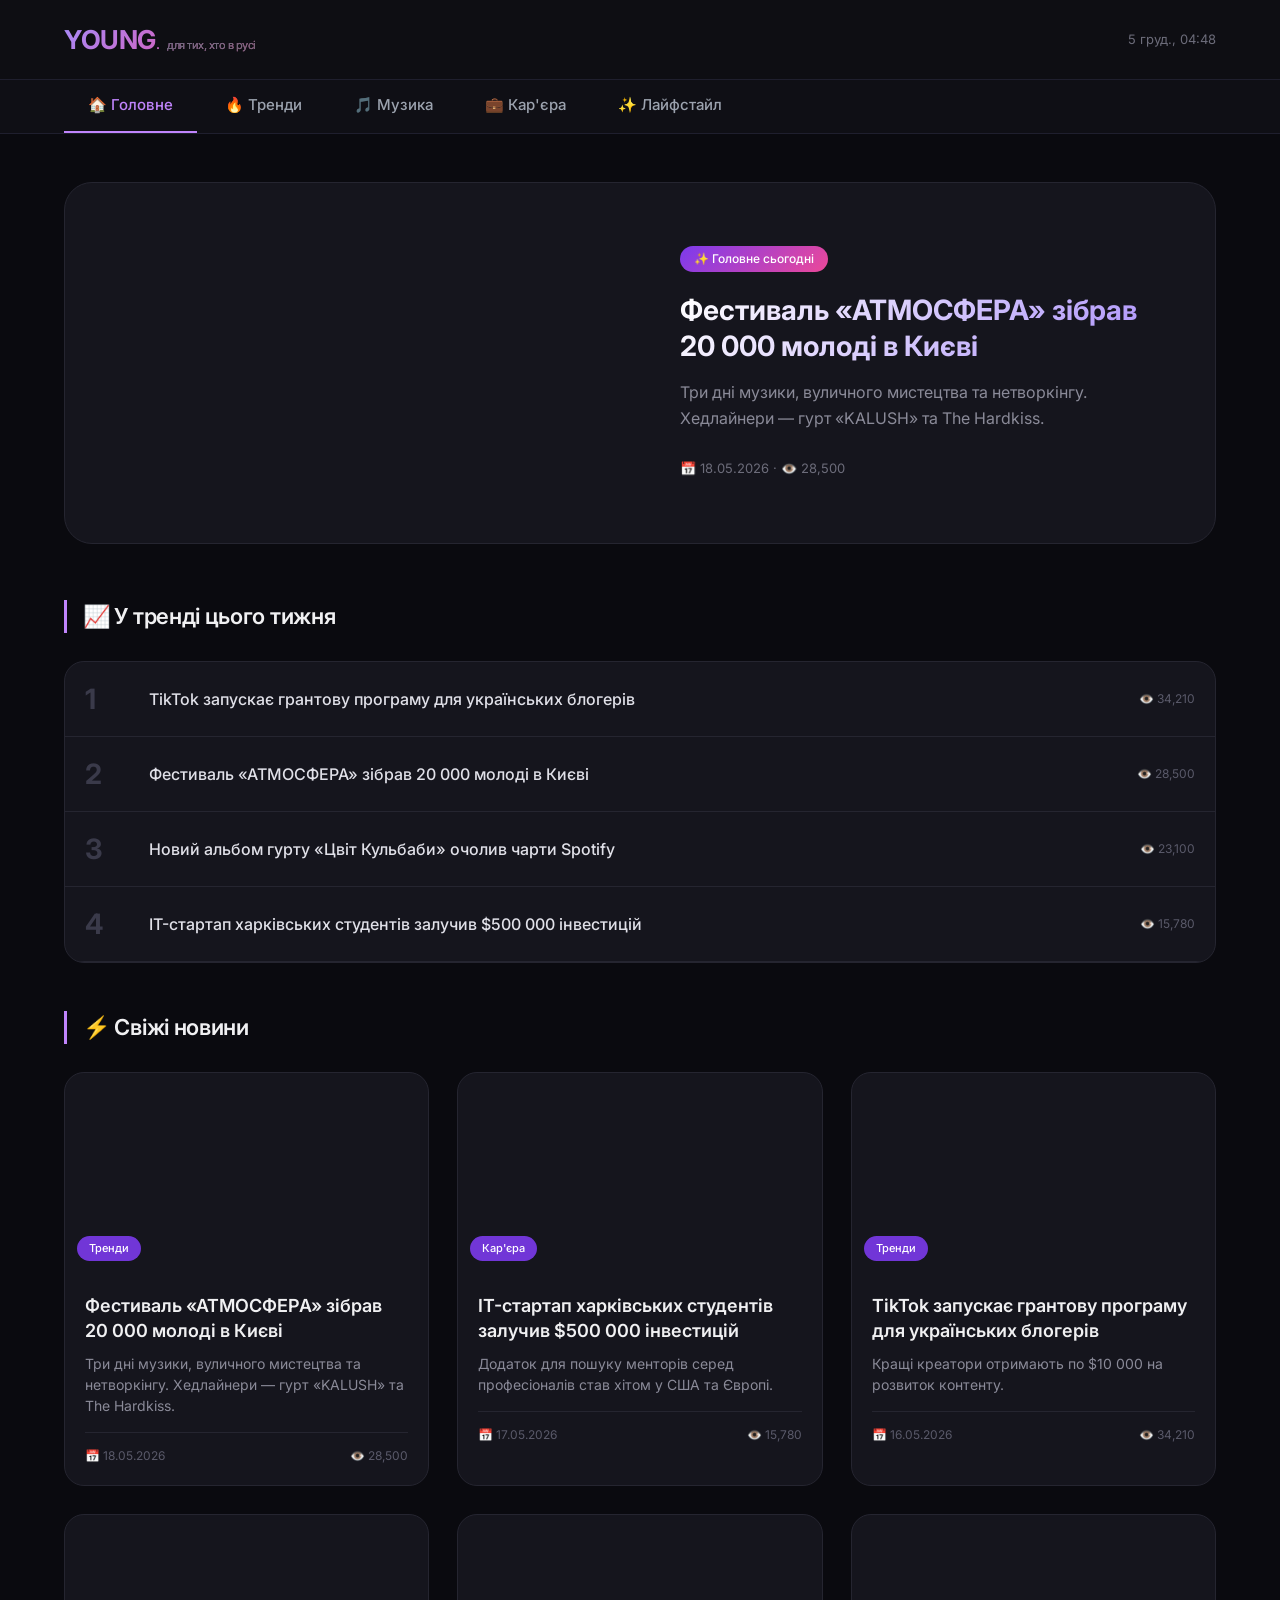
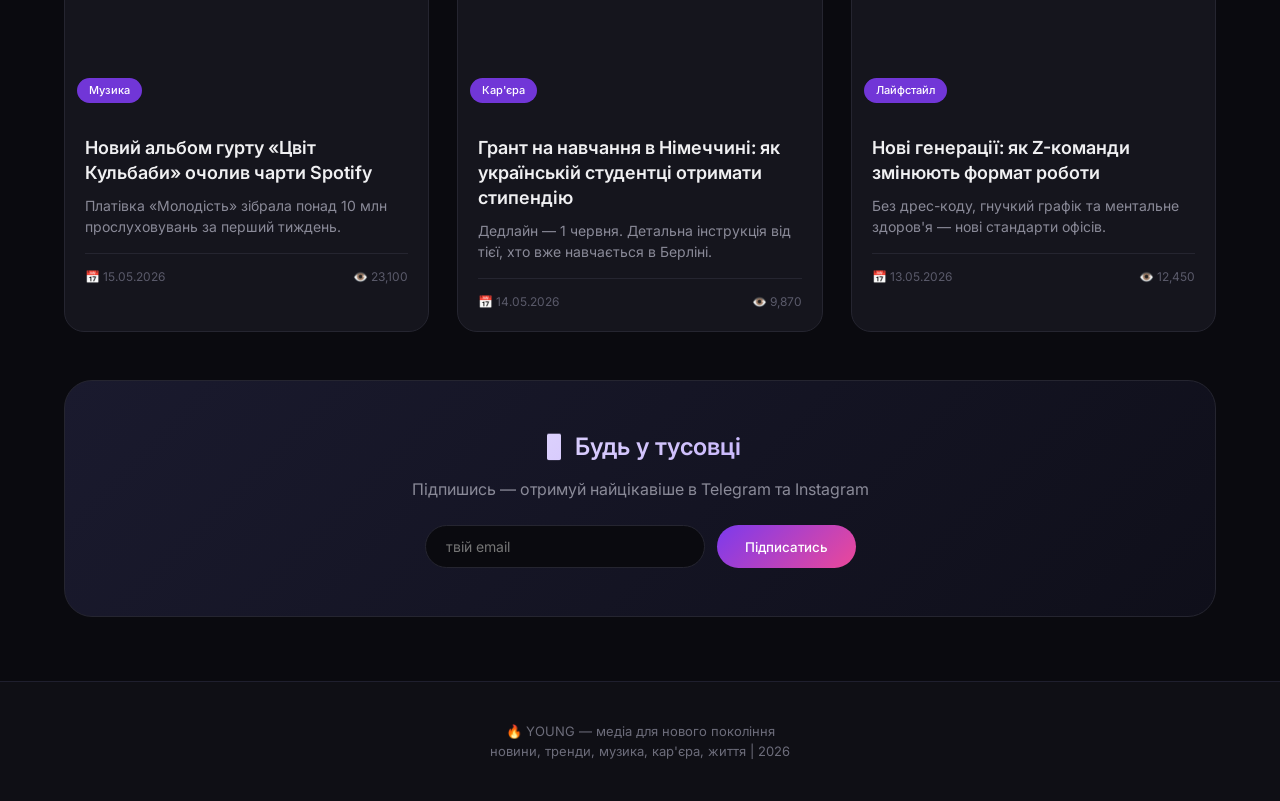
<file: index.html>
<!DOCTYPE html>
<html lang="uk">
<head>
    <meta charset="UTF-8">
    <meta name="viewport" content="width=device-width, initial-scale=1.0">
    <title>YOUNG — молодіжні новини України</title>
    <link rel="stylesheet" href="style.css">
    <link href="https://fonts.googleapis.com/css2?family=Inter:opsz,wght@14..32,300;400;500;600;700;800&display=swap" rel="stylesheet">
</head>
<body>

<div class="header">
    <div class="header-content">
        <div class="logo" onclick="location.href='index.html'">YOUNG<span style="font-size:12px;">.</span><small>для тих, хто в русі</small></div>
        <div class="date-time" id="currentDateTime"></div>
    </div>
</div>

<div class="tabs">
    <div class="tabs-container">
        <a href="index.html" class="tab-btn active">🏠 Головне</a>
        <a href="trends.html" class="tab-btn">🔥 Тренди</a>
        <a href="music.html" class="tab-btn">🎵 Музика</a>
        <a href="career.html" class="tab-btn">💼 Кар'єра</a>
        <a href="lifestyle.html" class="tab-btn">✨ Лайфстайл</a>
    </div>
</div>

<div class="main-content">
    <div class="featured-news" id="featuredNews"></div>

    <div class="section-title">📈 У тренді цього тижня</div>
    <div class="trending-list" id="trendingList"></div>

    <div class="section-title">⚡ Свіжі новини</div>
    <div class="news-grid" id="latestNews"></div>

    <div class="subscribe">
        <h3>📱 Будь у тусовці</h3>
        <p>Підпишись — отримуй найцікавіше в Telegram та Instagram</p>
        <div class="subscribe-form">
            <input type="email" id="subEmail" placeholder="твій email">
            <button onclick="subscribeNews()">Підписатись</button>
        </div>
    </div>
</div>

<div class="footer">
    <p>🔥 YOUNG — медіа для нового покоління</p>
    <p>новини, тренди, музика, кар'єра, життя | 2026</p>
</div>

<div class="scroll-top" id="scrollTop" onclick="window.scrollTo({top:0, behavior:'smooth'})">↑</div>

<div id="newsModal" class="modal" onclick="if(event.target===this) closeModal()">
    <div class="modal-content">
        <div class="modal-header"><h2 id="modalTitle"></h2><span class="close-modal" onclick="closeModal()">&times;</span></div>
        <div class="modal-body" id="modalBody"></div>
    </div>
</div>

<script>
    const allNews = [
        { id: 1, title: "Фестиваль «АТМОСФЕРА» зібрав 20 000 молоді в Києві", excerpt: "Три дні музики, вуличного мистецтва та нетворкінгу. Хедлайнери — гурт «KALUSH» та The Hardkiss.", content: "Молодіжний фестиваль став наймасштабнішою подією року. Понад 20 000 відвідувачів, 50 спікерів, 30 музичних гуртів. Організатори вже анонсували наступний фестиваль у Львові.", image: "https://picsum.photos/id/104/800/500", date: "2026-05-18", views: 28500, category: "Тренди" },
        { id: 2, title: "IT-стартап харківських студентів залучив $500 000 інвестицій", excerpt: "Додаток для пошуку менторів серед професіоналів став хітом у США та Європі.", content: "Стартап Mentory, створений трьома студентами ХНУРЕ, отримав інвестиції від фонду Horizon Capital. Вже зараз додатком користуються 150 000 людей у 12 країнах.", image: "https://picsum.photos/id/26/800/500", date: "2026-05-17", views: 15780, category: "Кар'єра" },
        { id: 3, title: "TikTok запускає грантову програму для українських блогерів", excerpt: "Кращі креатори отримають по $10 000 на розвиток контенту.", content: "Конкурс триватиме до кінця червня. Переможців обиратиме журі з топових блогерів України. Умови: вік від 16 років, активний акаунт, унікальний контент.", image: "https://picsum.photos/id/15/800/500", date: "2026-05-16", views: 34210, category: "Тренди" },
        { id: 4, title: "Новий альбом гурту «Цвіт Кульбаби» очолив чарти Spotify", excerpt: "Платівка «Молодість» зібрала понад 10 млн прослуховувань за перший тиждень.", content: "Третій студійний альбом гурту став проривом. Пісні «Танцюй» та «Вільні» вже два тижні тримаються в топ-5. У червні гурт вирушає у всеукраїнський тур.", image: "https://picsum.photos/id/90/800/500", date: "2026-05-15", views: 23100, category: "Музика" },
        { id: 5, title: "Грант на навчання в Німеччині: як українській студентці отримати стипендію", excerpt: "Дедлайн — 1 червня. Детальна інструкція від тієї, хто вже навчається в Берліні.", content: "DAAD пропонує 50 грантів для українських студентів. Витрати на проживання та навчання покриваються повністю. Головні критерії: академічні успіхи та володіння англійською.", image: "https://picsum.photos/id/42/800/500", date: "2026-05-14", views: 9870, category: "Кар'єра" },
        { id: 6, title: "Нові генерації: як Z-команди змінюють формат роботи", excerpt: "Без дрес-коду, гнучкий графік та ментальне здоров'я — нові стандарти офісів.", content: "Опитування серед 2000 українських компаній показало: 70% впроваджують політику work-life balance саме через запит молоді. Експерти пояснюють, чому це вигідно бізнесу.", image: "https://picsum.photos/id/29/800/500", date: "2026-05-13", views: 12450, category: "Лайфстайл" }
    ];

    const latestNews = [...allNews].sort((a,b) => new Date(b.date) - new Date(a.date)).slice(0, 6);
    const trendingNews = [...allNews].sort((a,b) => b.views - a.views).slice(0, 4);
    const featured = [...allNews].sort((a,b) => new Date(b.date) - new Date(a.date))[0];

    function formatDate(dateStr) { const d = new Date(dateStr); return `${d.getDate().toString().padStart(2,'0')}.${(d.getMonth()+1).toString().padStart(2,'0')}.${d.getFullYear()}`; }
    function openNews(news) { 
        document.getElementById('modalTitle').innerHTML = news.title;
        document.getElementById('modalBody').innerHTML = `<img src="${news.image}"><div class="modal-meta"><span>📅 ${formatDate(news.date)}</span><span>👁️ ${news.views.toLocaleString()}</span><span>📌 ${news.category}</span></div><p style="line-height:1.6; color:#b0b0c0;">${news.content}</p>`;
        document.getElementById('newsModal').style.display = 'flex';
    }
    function closeModal() { document.getElementById('newsModal').style.display = 'none'; }
    function subscribeNews() { const email = document.getElementById('subEmail').value; if(email) alert(`🔥 Дякуємо! На ${email} надіслано підтвердження.`); else alert('Введи email!'); }
    function renderFeatured() {
        document.getElementById('featuredNews').innerHTML = `<div class="featured-image" style="background-image: url('${featured.image}')"></div><div class="featured-content"><div class="featured-badge">✨ Головне сьогодні</div><div class="featured-title">${featured.title}</div><div class="featured-excerpt">${featured.excerpt}</div><div><span style="color:#6c6c7a; font-size:13px;">📅 ${formatDate(featured.date)} · 👁️ ${featured.views.toLocaleString()}</span></div></div>`;
        document.querySelector('.featured-news').onclick = () => openNews(featured);
    }
    function renderTrending() {
        document.getElementById('trendingList').innerHTML = trendingNews.map((n, i) => `<div class="trending-item" onclick="openNews(allNews.find(x=>x.id===${n.id}))"><div class="trending-number">${i+1}</div><div class="trending-title">${n.title}</div><div class="trending-views">👁️ ${n.views.toLocaleString()}</div></div>`).join('');
    }
    function renderLatest() {
        document.getElementById('latestNews').innerHTML = latestNews.map(n => `<div class="news-card" onclick="openNews(allNews.find(x=>x.id===${n.id}))"><div class="news-image" style="background-image: url('${n.image}')"><div class="news-category">${n.category}</div></div><div class="news-content"><div class="news-title">${n.title}</div><div class="news-excerpt">${n.excerpt}</div><div class="news-meta"><span>📅 ${formatDate(n.date)}</span><span>👁️ ${n.views.toLocaleString()}</span></div></div></div>`).join('');
    }
    function updateDateTime() { document.getElementById('currentDateTime').innerHTML = new Date().toLocaleString('uk-UA', { hour:'2-digit', minute:'2-digit', day:'numeric', month:'short' }); }
    setInterval(updateDateTime, 1000); updateDateTime();
    renderFeatured(); renderTrending(); renderLatest();
    window.addEventListener('scroll', () => { document.getElementById('scrollTop').classList.toggle('show', window.scrollY > 300); });
    window.openNews = openNews; window.closeModal = closeModal; window.subscribeNews = subscribeNews; window.allNews = allNews;
</script>
</body>
</html>
</file>
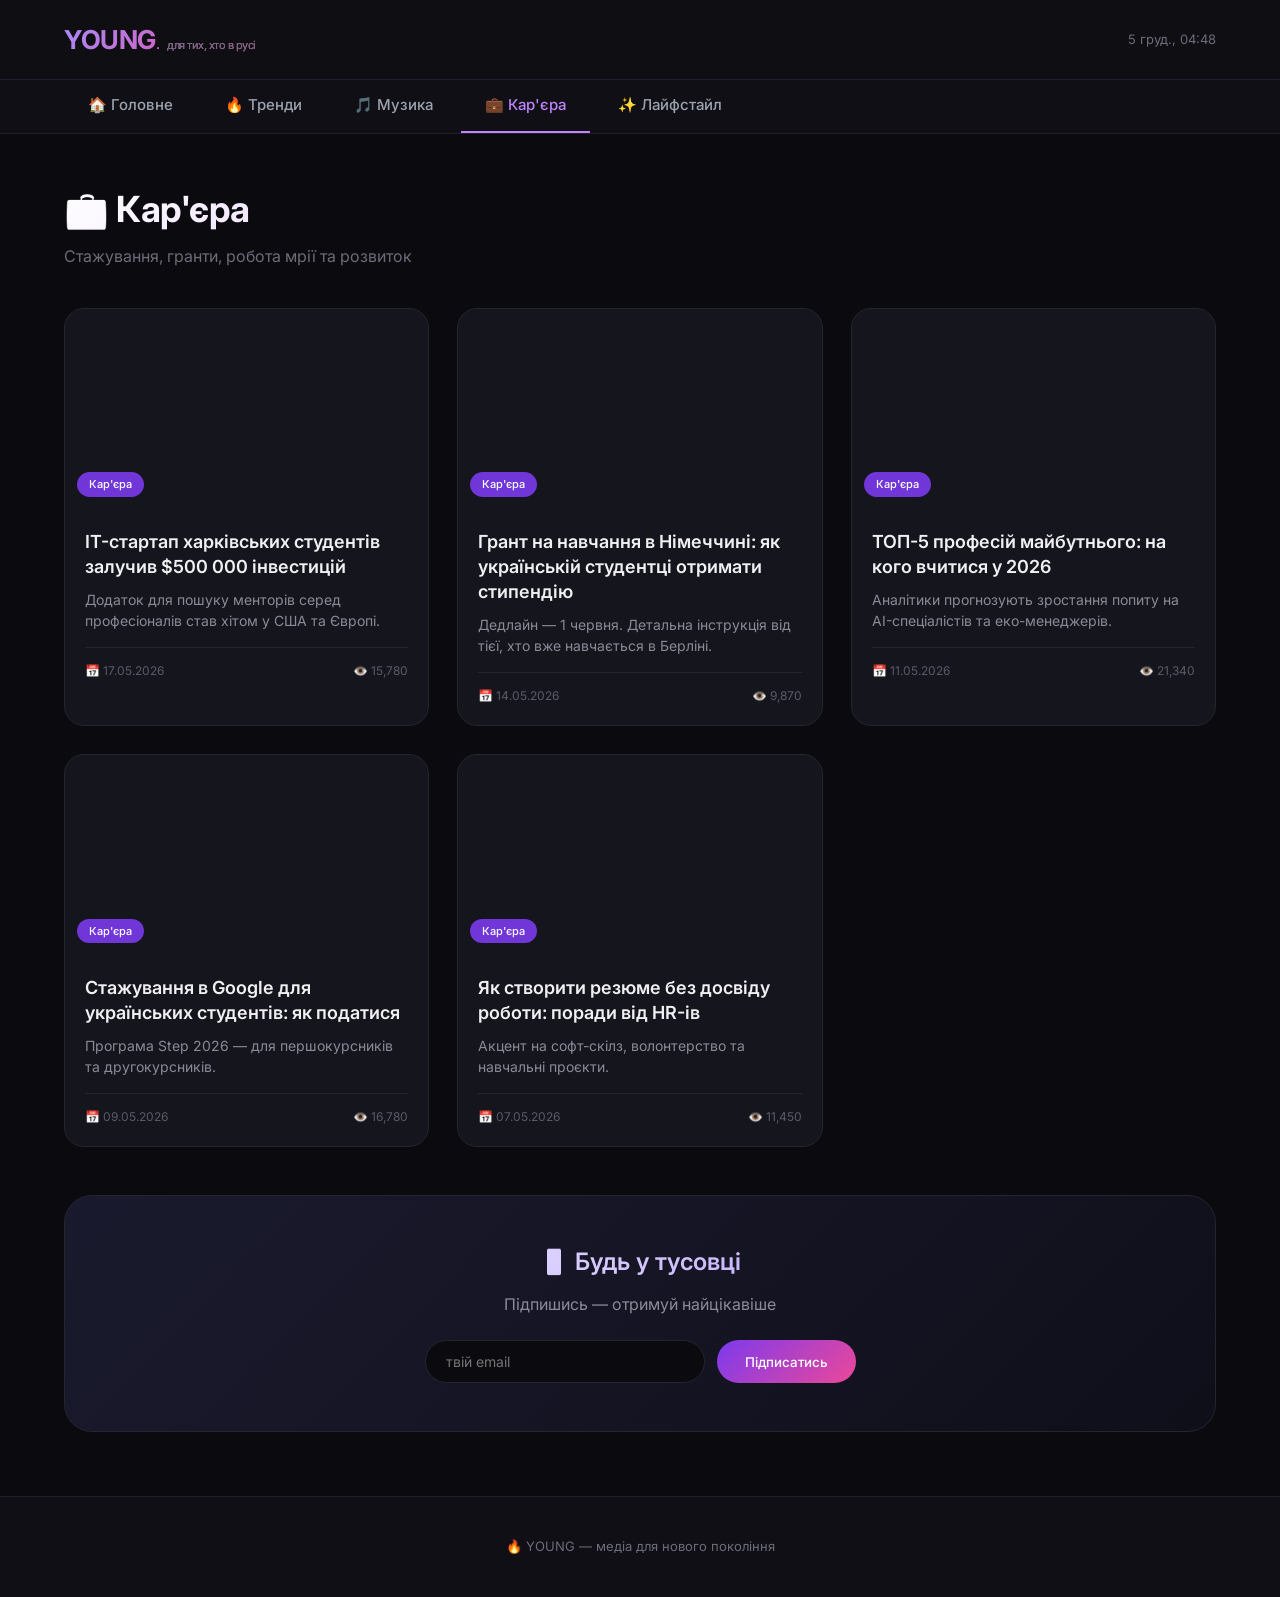
<file: career.html>
<!DOCTYPE html>
<html lang="uk">
<head>
    <meta charset="UTF-8">
    <meta name="viewport" content="width=device-width, initial-scale=1.0">
    <title>💼 Кар'єра | YOUNG</title>
    <link rel="stylesheet" href="style.css">
    <link href="https://fonts.googleapis.com/css2?family=Inter:opsz,wght@14..32,300;400;500;600;700;800&display=swap" rel="stylesheet">
</head>
<body>

<div class="header">
    <div class="header-content">
        <div class="logo" onclick="location.href='index.html'">YOUNG<span style="font-size:12px;">.</span><small>для тих, хто в русі</small></div>
        <div class="date-time" id="currentDateTime"></div>
    </div>
</div>

<div class="tabs">
    <div class="tabs-container">
        <a href="index.html" class="tab-btn">🏠 Головне</a>
        <a href="trends.html" class="tab-btn">🔥 Тренди</a>
        <a href="music.html" class="tab-btn">🎵 Музика</a>
        <a href="career.html" class="tab-btn active">💼 Кар'єра</a>
        <a href="lifestyle.html" class="tab-btn">✨ Лайфстайл</a>
    </div>
</div>

<div class="main-content">
    <div class="category-header">
        <h1>💼 Кар'єра</h1>
        <p>Стажування, гранти, робота мрії та розвиток</p>
    </div>
    <div class="news-grid" id="careerNews"></div>
    <div class="subscribe">
        <h3>📱 Будь у тусовці</h3>
        <p>Підпишись — отримуй найцікавіше</p>
        <div class="subscribe-form">
            <input type="email" id="subEmail" placeholder="твій email">
            <button onclick="subscribeNews()">Підписатись</button>
        </div>
    </div>
</div>

<div class="footer">
    <p>🔥 YOUNG — медіа для нового покоління</p>
</div>

<div class="scroll-top" id="scrollTop" onclick="window.scrollTo({top:0, behavior:'smooth'})">↑</div>

<div id="newsModal" class="modal" onclick="if(event.target===this) closeModal()">
    <div class="modal-content">
        <div class="modal-header"><h2 id="modalTitle"></h2><span class="close-modal" onclick="closeModal()">&times;</span></div>
        <div class="modal-body" id="modalBody"></div>
    </div>
</div>

<script>
    const careerNews = [
        { id: 1, title: "IT-стартап харківських студентів залучив $500 000 інвестицій", excerpt: "Додаток для пошуку менторів серед професіоналів став хітом у США та Європі.", content: "Стартап Mentory, створений трьома студентами ХНУРЕ, отримав інвестиції від фонду Horizon Capital. Вже зараз додатком користуються 150 000 людей у 12 країнах. Засновники планують відкрити офіс у Варшаві до кінця року та найняти ще 20 розробників. Вік засновників — 21, 22 та 23 роки.", image: "https://picsum.photos/id/26/800/500", date: "2026-05-17", views: 15780, category: "Кар'єра" },
        { id: 2, title: "Грант на навчання в Німеччині: як українській студентці отримати стипендію", excerpt: "Дедлайн — 1 червня. Детальна інструкція від тієї, хто вже навчається в Берліні.", content: "DAAD пропонує 50 грантів для українських студентів. Витрати на проживання та навчання покриваються повністю. Головні критерії: академічні успіхи (середній бал від 85), володіння англійською (B2) та мотиваційний лист. Дедлайн подачі заявок — 1 червня 2026 року. Онлайн-зустріч для охочих відбудеться 25 травня.", image: "https://picsum.photos/id/42/800/500", date: "2026-05-14", views: 9870, category: "Кар'єра" },
        { id: 3, title: "ТОП-5 професій майбутнього: на кого вчитися у 2026", excerpt: "Аналітики прогнозують зростання попиту на AI-спеціалістів та еко-менеджерів.", content: "За даними Work.ua та LinkedIn, найбільш затребуваними у 2026-2030 роках будуть: AI-інженери (з/п від 4000$), кіберпсихологи, еко-менеджери, фахівці з кібербезпеки та генетичні консультанти. Розповідаємо, де отримати ці спеціальності в Україні.", image: "https://picsum.photos/id/0/800/500", date: "2026-05-11", views: 21340, category: "Кар'єра" },
        { id: 4, title: "Стажування в Google для українських студентів: як податися", excerpt: "Програма Step 2026 — для першокурсників та другокурсників.", content: "Google оголосив набір на технічну стажувальну програму Step. Вимоги: базові знання Python або Java, англійська B1+, навчання на IT-спеціальності. Стажування оплачуване — 2500$ на місяць. Дедлайн — 30 червня. Детальна інструкція з прикладами CV — у нашому матеріалі.", image: "https://picsum.photos/id/90/800/500", date: "2026-05-09", views: 16780, category: "Кар'єра" },
        { id: 5, title: "Як створити резюме без досвіду роботи: поради від HR-ів", excerpt: "Акцент на софт-скілз, волонтерство та навчальні проєкти.", content: "HR-експертки радять зосередитись на навчальних досягненнях, курсах, волонтерстві та особистих проєктах. Шаблони резюме та приклади CV для новачків — у гайді. Також пояснюємо, як правильно заповнювати LinkedIn, щоб тебе помітили рекрутери.", image: "https://picsum.photos/id/22/800/500", date: "2026-05-07", views: 11450, category: "Кар'єра" }
    ];

    function formatDate(dateStr) { const d = new Date(dateStr); return `${d.getDate().toString().padStart(2,'0')}.${(d.getMonth()+1).toString().padStart(2,'0')}.${d.getFullYear()}`; }
    function openNews(news) { 
        document.getElementById('modalTitle').innerHTML = news.title;
        document.getElementById('modalBody').innerHTML = `<img src="${news.image}"><div class="modal-meta"><span>📅 ${formatDate(news.date)}</span><span>👁️ ${news.views.toLocaleString()}</span><span>📌 ${news.category}</span></div><p style="line-height:1.6; color:#b0b0c0;">${news.content}</p>`;
        document.getElementById('newsModal').style.display = 'flex';
    }
    function closeModal() { document.getElementById('newsModal').style.display = 'none'; }
    function subscribeNews() { const email = document.getElementById('subEmail').value; if(email) alert(`🔥 Дякуємо! На ${email} надіслано підтвердження.`); else alert('Введи email'); }
    function renderCareerNews() {
        document.getElementById('careerNews').innerHTML = careerNews.map(n => `<div class="news-card" onclick="openNews(careerNews.find(x=>x.id===${n.id}))"><div class="news-image" style="background-image: url('${n.image}')"><div class="news-category">${n.category}</div></div><div class="news-content"><div class="news-title">${n.title}</div><div class="news-excerpt">${n.excerpt}</div><div class="news-meta"><span>📅 ${formatDate(n.date)}</span><span>👁️ ${n.views.toLocaleString()}</span></div></div></div>`).join('');
    }
    function updateDateTime() { document.getElementById('currentDateTime').innerHTML = new Date().toLocaleString('uk-UA', { hour:'2-digit', minute:'2-digit', day:'numeric', month:'short' }); }
    setInterval(updateDateTime, 1000); updateDateTime();
    renderCareerNews();
    window.addEventListener('scroll', () => { document.getElementById('scrollTop').classList.toggle('show', window.scrollY > 300); });
    window.openNews = openNews; window.closeModal = closeModal; window.subscribeNews = subscribeNews;
</script>
</body>
</html>
</file>
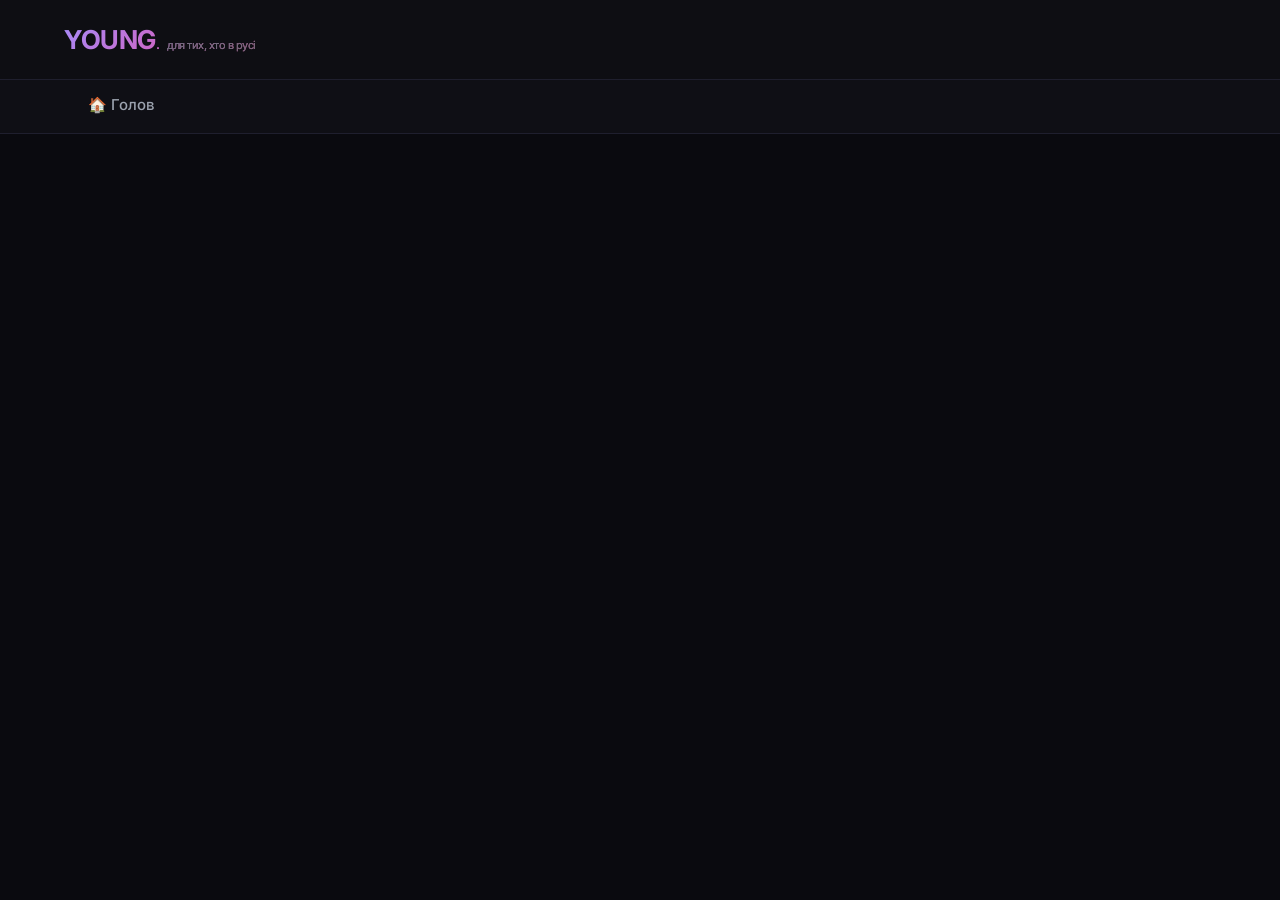
<file: music.html>
<!DOCTYPE html>
<html lang="uk">
<head>
    <meta charset="UTF-8">
    <meta name="viewport" content="width=device-width, initial-scale=1.0">
    <title>🎵 Музика | YOUNG</title>
    <link rel="stylesheet" href="style.css">
    <link href="https://fonts.googleapis.com/css2?family=Inter:opsz,wght@14..32,300;400;500;600;700;800&display=swap" rel="stylesheet">
</head>
<body>

<div class="header">
    <div class="header-content">
        <div class="logo" onclick="location.href='index.html'">YOUNG<span style="font-size:12px;">.</span><small>для тих, хто в русі</small></div>
        <div class="date-time" id="currentDateTime"></div>
    </div>
</div>

<div class="tabs">
    <div class="tabs-container">
        <a href="index.html" class="tab-btn">🏠 Голов
</file>
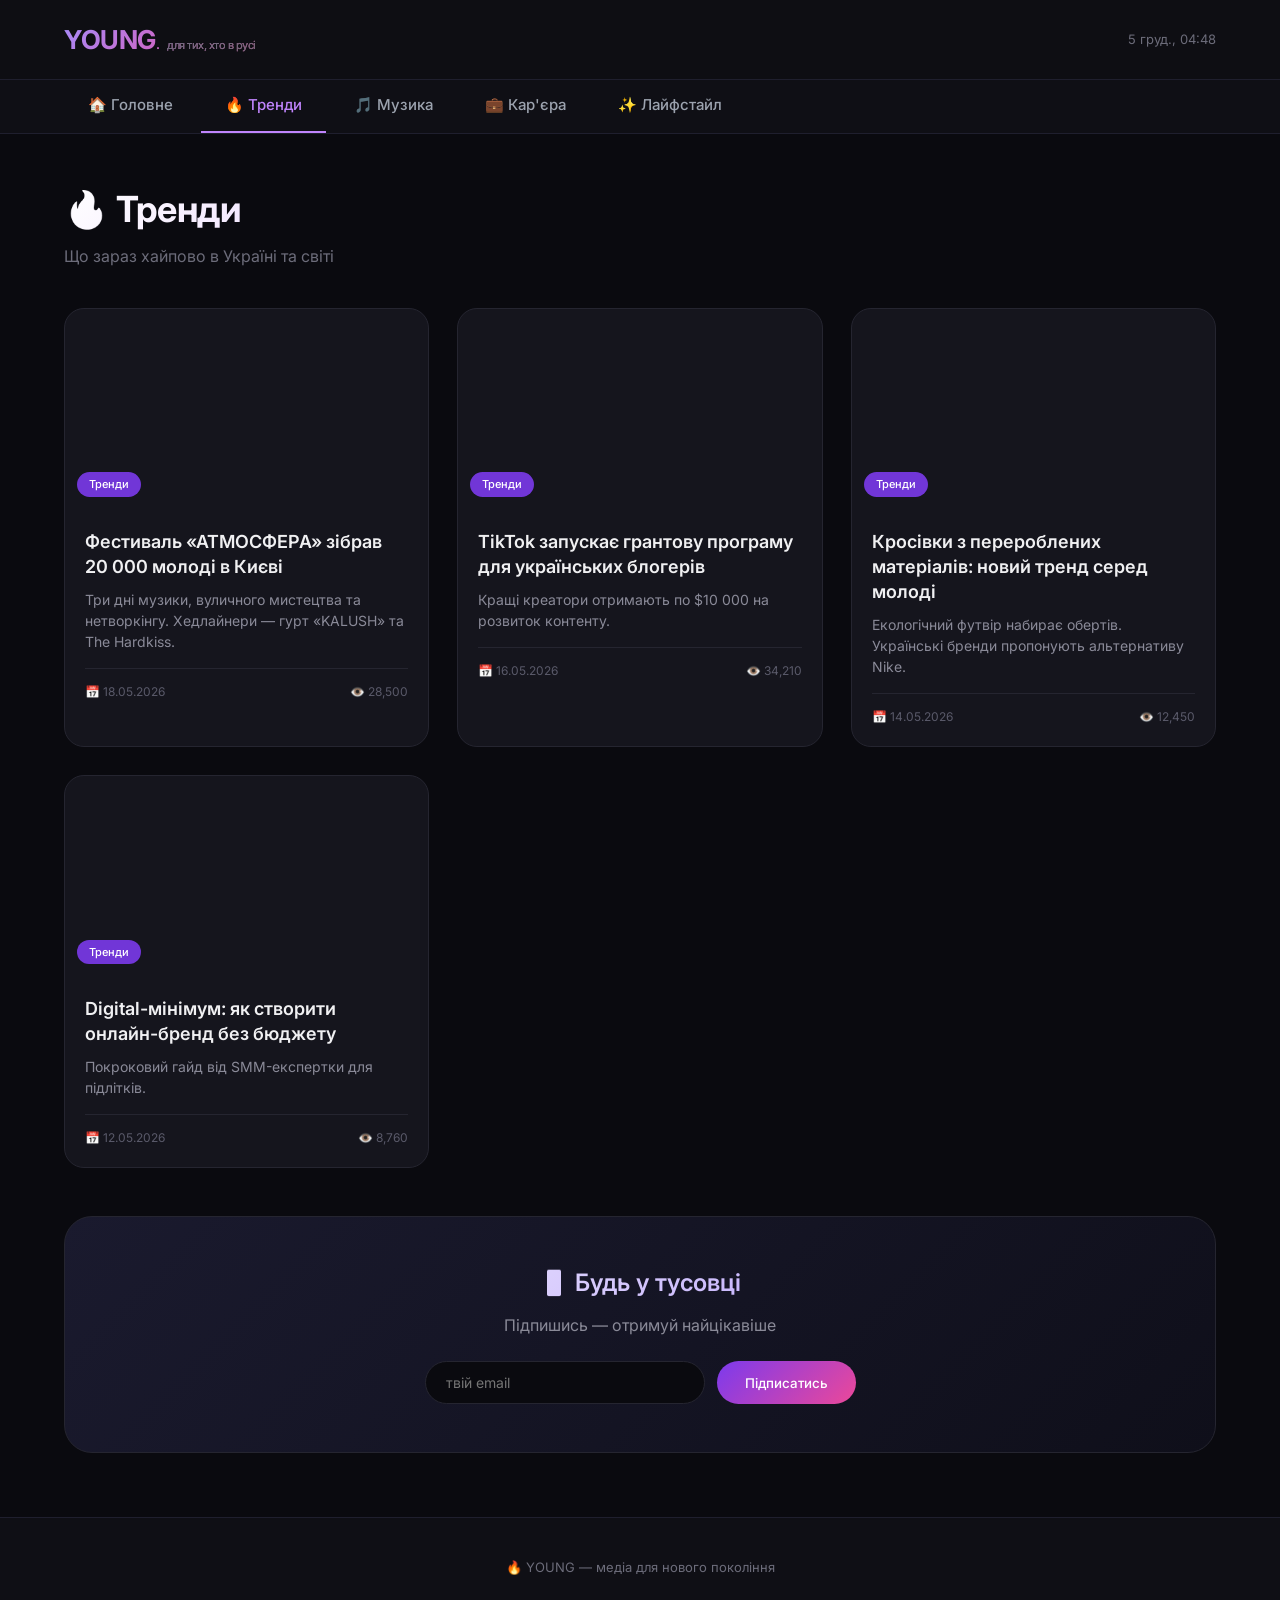
<file: trends.html>
<!DOCTYPE html>
<html lang="uk">
<head>
    <meta charset="UTF-8">
    <meta name="viewport" content="width=device-width, initial-scale=1.0">
    <title>🔥 Тренди | YOUNG</title>
    <link rel="stylesheet" href="style.css">
    <link href="https://fonts.googleapis.com/css2?family=Inter:opsz,wght@14..32,300;400;500;600;700;800&display=swap" rel="stylesheet">
</head>
<body>

<div class="header">
    <div class="header-content">
        <div class="logo" onclick="location.href='index.html'">YOUNG<span style="font-size:12px;">.</span><small>для тих, хто в русі</small></div>
        <div class="date-time" id="currentDateTime"></div>
    </div>
</div>

<div class="tabs">
    <div class="tabs-container">
        <a href="index.html" class="tab-btn">🏠 Головне</a>
        <a href="trends.html" class="tab-btn active">🔥 Тренди</a>
        <a href="music.html" class="tab-btn">🎵 Музика</a>
        <a href="career.html" class="tab-btn">💼 Кар'єра</a>
        <a href="lifestyle.html" class="tab-btn">✨ Лайфстайл</a>
    </div>
</div>

<div class="main-content">
    <div class="category-header">
        <h1>🔥 Тренди</h1>
        <p>Що зараз хайпово в Україні та світі</p>
    </div>
    <div class="news-grid" id="trendsNews"></div>
    <div class="subscribe">
        <h3>📱 Будь у тусовці</h3>
        <p>Підпишись — отримуй найцікавіше</p>
        <div class="subscribe-form">
            <input type="email" id="subEmail" placeholder="твій email">
            <button onclick="subscribeNews()">Підписатись</button>
        </div>
    </div>
</div>

<div class="footer">
    <p>🔥 YOUNG — медіа для нового покоління</p>
</div>

<div class="scroll-top" id="scrollTop" onclick="window.scrollTo({top:0, behavior:'smooth'})">↑</div>

<div id="newsModal" class="modal" onclick="if(event.target===this) closeModal()">
    <div class="modal-content">
        <div class="modal-header"><h2 id="modalTitle"></h2><span class="close-modal" onclick="closeModal()">&times;</span></div>
        <div class="modal-body" id="modalBody"></div>
    </div>
</div>

<script>
    const trendsNews = [
        { id: 1, title: "Фестиваль «АТМОСФЕРА» зібрав 20 000 молоді в Києві", excerpt: "Три дні музики, вуличного мистецтва та нетворкінгу. Хедлайнери — гурт «KALUSH» та The Hardkiss.", content: "Молодіжний фестиваль став наймасштабнішою подією року. Понад 20 000 відвідувачів, 50 спікерів, 30 музичних гуртів. Організатори вже анонсували наступний фестиваль у Львові.", image: "https://picsum.photos/id/104/800/500", date: "2026-05-18", views: 28500, category: "Тренди" },
        { id: 2, title: "TikTok запускає грантову програму для українських блогерів", excerpt: "Кращі креатори отримають по $10 000 на розвиток контенту.", content: "Конкурс триватиме до кінця червня. Переможців обиратиме журі з топових блогерів України. Умови: вік від 16 років, активний акаунт, унікальний контент.", image: "https://picsum.photos/id/15/800/500", date: "2026-05-16", views: 34210, category: "Тренди" },
        { id: 3, title: "Кросівки з перероблених матеріалів: новий тренд серед молоді", excerpt: "Екологічний футвір набирає обертів. Українські бренди пропонують альтернативу Nike.", content: "Стартап ReBorn Shoes збирає пластик з узбережжя Одеси та переробляє його на кросівки. Ціна — від 1500 грн. За перший місяць продали 500 пар.", image: "https://picsum.photos/id/96/800/500", date: "2026-05-14", views: 12450, category: "Тренди" },
        { id: 4, title: "Digital-мінімум: як створити онлайн-бренд без бюджету", excerpt: "Покроковий гайд від SMM-експертки для підлітків.", content: "Безкоштовні інструменти для створення логотипа, лендінгу та контенту. Як знайти перших клієнтів через TikTok та Instagram Reels.", image: "https://picsum.photos/id/26/800/500", date: "2026-05-12", views: 8760, category: "Тренди" }
    ];

    function formatDate(dateStr) { const d = new Date(dateStr); return `${d.getDate().toString().padStart(2,'0')}.${(d.getMonth()+1).toString().padStart(2,'0')}.${d.getFullYear()}`; }
    function openNews(news) { 
        document.getElementById('modalTitle').innerHTML = news.title;
        document.getElementById('modalBody').innerHTML = `<img src="${news.image}"><div class="modal-meta"><span>📅 ${formatDate(news.date)}</span><span>👁️ ${news.views.toLocaleString()}</span><span>📌 ${news.category}</span></div><p style="line-height:1.6;">${news.content}</p>`;
        document.getElementById('newsModal').style.display = 'flex';
    }
    function closeModal() { document.getElementById('newsModal').style.display = 'none'; }
    function subscribeNews() { const email = document.getElementById('subEmail').value; if(email) alert(`🔥 Дякуємо! На ${email} надіслано підтвердження.`); else alert('Введи email'); }
    function renderTrendsNews() {
        document.getElementById('trendsNews').innerHTML = trendsNews.map(n => `<div class="news-card" onclick="openNews(trendsNews.find(x=>x.id===${n.id}))"><div class="news-image" style="background-image: url('${n.image}')"><div class="news-category">${n.category}</div></div><div class="news-content"><div class="news-title">${n.title}</div><div class="news-excerpt">${n.excerpt}</div><div class="news-meta"><span>📅 ${formatDate(n.date)}</span><span>👁️ ${n.views.toLocaleString()}</span></div></div></div>`).join('');
    }
    function updateDateTime() { document.getElementById('currentDateTime').innerHTML = new Date().toLocaleString('uk-UA', { hour:'2-digit', minute:'2-digit', day:'numeric', month:'short' }); }
    setInterval(updateDateTime, 1000); updateDateTime();
    renderTrendsNews();
    window.addEventListener('scroll', () => { document.getElementById('scrollTop').classList.toggle('show', window.scrollY > 300); });
    window.openNews = openNews; window.closeModal = closeModal; window.subscribeNews = subscribeNews;
</script>
</body>
</html>
</file>
<file: style.css>
* {
    margin: 0;
    padding: 0;
    box-sizing: border-box;
}

body {
    font-family: 'Inter', -apple-system, BlinkMacSystemFont, 'Segoe UI', sans-serif;
    background: #0a0a0f;
    color: #ededee;
    line-height: 1.5;
}

::selection {
    background: #7c3aed;
    color: white;
}

.header {
    background: #0f0f15;
    border-bottom: 1px solid #1f1f2e;
    padding: 20px 0;
    position: sticky;
    top: 0;
    z-index: 100;
    backdrop-filter: blur(10px);
    background: rgba(15, 15, 21, 0.95);
}

.header-content {
    max-width: 1200px;
    margin: 0 auto;
    padding: 0 24px;
    display: flex;
    justify-content: space-between;
    align-items: center;
    flex-wrap: wrap;
    gap: 16px;
}

.logo {
    font-size: 26px;
    font-weight: 700;
    cursor: pointer;
    background: linear-gradient(135deg, #a78bfa, #ec4899);
    -webkit-background-clip: text;
    background-clip: text;
    color: transparent;
    letter-spacing: -0.5px;
}

.logo small {
    font-size: 11px;
    font-weight: 400;
    background: none;
    -webkit-background-clip: unset;
    background-clip: unset;
    color: #6c6c7a;
    margin-left: 8px;
}

.date-time {
    font-size: 13px;
    color: #6c6c7a;
}

.tabs {
    background: #0f0f15;
    border-bottom: 1px solid #1f1f2e;
    position: sticky;
    top: 74px;
    z-index: 99;
    backdrop-filter: blur(8px);
}

.tabs-container {
    max-width: 1200px;
    margin: 0 auto;
    padding: 0 24px;
    display: flex;
    gap: 4px;
    overflow-x: auto;
}

.tab-btn {
    padding: 14px 24px;
    font-size: 15px;
    font-weight: 500;
    background: none;
    color: #9ca3af;
    text-decoration: none;
    display: inline-block;
    border-bottom: 2px solid transparent;
    transition: 0.2s;
}

.tab-btn:hover {
    color: #c084fc;
}

.tab-btn.active {
    color: #c084fc;
    border-bottom-color: #c084fc;
}

.main-content {
    max-width: 1200px;
    margin: 48px auto;
    padding: 0 24px;
}

.category-header {
    margin-bottom: 40px;
}

.category-header h1 {
    font-size: 36px;
    font-weight: 700;
    background: linear-gradient(135deg, #fff, #c084fc);
    -webkit-background-clip: text;
    background-clip: text;
    color: transparent;
    letter-spacing: -0.5px;
    margin-bottom: 8px;
}

.category-header p {
    font-size: 16px;
    color: #6c6c7a;
}

.news-grid {
    display: grid;
    grid-template-columns: repeat(auto-fill, minmax(340px, 1fr));
    gap: 28px;
    margin-bottom: 48px;
}

.news-card {
    background: #15151d;
    border-radius: 20px;
    overflow: hidden;
    transition: 0.25s ease;
    cursor: pointer;
    border: 1px solid #252530;
}

.news-card:hover {
    transform: translateY(-4px);
    border-color: #3a3a4a;
    box-shadow: 0 12px 28px rgba(0, 0, 0, 0.3);
}

.news-image {
    height: 200px;
    background-size: cover;
    background-position: center;
    position: relative;
}

.news-category {
    position: absolute;
    bottom: 12px;
    left: 12px;
    background: rgba(124, 58, 237, 0.9);
    backdrop-filter: blur(4px);
    color: white;
    padding: 4px 12px;
    border-radius: 40px;
    font-size: 11px;
    font-weight: 500;
}

.news-content {
    padding: 20px;
}

.news-title {
    font-size: 18px;
    font-weight: 600;
    line-height: 1.4;
    margin-bottom: 10px;
    color: #f0f0f2;
}

.news-excerpt {
    font-size: 14px;
    color: #8a8a98;
    line-height: 1.5;
    margin-bottom: 16px;
}

.news-meta {
    display: flex;
    justify-content: space-between;
    align-items: center;
    font-size: 12px;
    color: #5a5a6a;
    border-top: 1px solid #252530;
    padding-top: 14px;
}

.featured-news {
    background: #15151d;
    border-radius: 28px;
    overflow: hidden;
    margin-bottom: 56px;
    display: grid;
    grid-template-columns: 1fr 1fr;
    border: 1px solid #252530;
    cursor: pointer;
    transition: 0.25s;
}

.featured-news:hover {
    border-color: #3a3a4a;
}

.featured-image {
    min-height: 360px;
    background-size: cover;
    background-position: center;
}

.featured-content {
    padding: 40px;
    display: flex;
    flex-direction: column;
    justify-content: center;
}

.featured-badge {
    background: linear-gradient(135deg, #7c3aed, #ec4899);
    color: white;
    padding: 4px 14px;
    border-radius: 40px;
    font-size: 12px;
    font-weight: 500;
    width: fit-content;
    margin-bottom: 20px;
}

.featured-title {
    font-size: 28px;
    font-weight: 700;
    line-height: 1.3;
    margin-bottom: 16px;
    background: linear-gradient(135deg, #fff, #a78bfa);
    -webkit-background-clip: text;
    background-clip: text;
    color: transparent;
}

.featured-excerpt {
    color: #8a8a98;
    margin-bottom: 24px;
    line-height: 1.6;
}

.section-title {
    font-size: 22px;
    font-weight: 600;
    margin-bottom: 28px;
    letter-spacing: -0.3px;
    border-left: 3px solid #c084fc;
    padding-left: 16px;
    color: #f0f0f2;
}

.trending-list {
    background: #15151d;
    border-radius: 20px;
    border: 1px solid #252530;
    overflow: hidden;
    margin-bottom: 48px;
}

.trending-item {
    display: flex;
    align-items: center;
    gap: 20px;
    padding: 16px 20px;
    border-bottom: 1px solid #252530;
    cursor: pointer;
    transition: 0.2s;
}

.trending-item:hover {
    background: #1a1a24;
}

.trending-number {
    font-size: 28px;
    font-weight: 700;
    color: #3a3a4a;
    width: 44px;
}

.trending-title {
    flex: 1;
    font-weight: 500;
    color: #e0e0e8;
}

.trending-views {
    font-size: 12px;
    color: #5a5a6a;
}

.subscribe {
    background: linear-gradient(135deg, #1a1a2e, #0f0f1a);
    border: 1px solid #252530;
    border-radius: 28px;
    padding: 48px;
    text-align: center;
    margin-top: 48px;
}

.subscribe h3 {
    font-size: 24px;
    font-weight: 600;
    margin-bottom: 12px;
    background: linear-gradient(135deg, #fff, #a78bfa);
    -webkit-background-clip: text;
    background-clip: text;
    color: transparent;
}

.subscribe p {
    color: #8a8a98;
    margin-bottom: 24px;
}

.subscribe-form {
    display: flex;
    gap: 12px;
    justify-content: center;
    flex-wrap: wrap;
}

.subscribe-form input {
    padding: 12px 20px;
    border-radius: 48px;
    border: 1px solid #252530;
    background: #0a0a0f;
    color: white;
    width: 280px;
    font-size: 14px;
    font-family: inherit;
}

.subscribe-form input:focus {
    outline: none;
    border-color: #c084fc;
}

.subscribe-form button {
    padding: 12px 28px;
    background: linear-gradient(135deg, #7c3aed, #ec4899);
    color: white;
    border: none;
    border-radius: 48px;
    font-weight: 500;
    cursor: pointer;
    transition: 0.2s;
    font-family: inherit;
}

.subscribe-form button:hover {
    transform: scale(1.02);
    opacity: 0.9;
}

.footer {
    background: #0f0f15;
    border-top: 1px solid #1f1f2e;
    padding: 40px 24px;
    margin-top: 64px;
    text-align: center;
    color: #6c6c7a;
    font-size: 13px;
}

.scroll-top {
    position: fixed;
    bottom: 24px;
    right: 24px;
    background: linear-gradient(135deg, #7c3aed, #ec4899);
    color: white;
    width: 44px;
    height: 44px;
    border-radius: 50%;
    display: flex;
    align-items: center;
    justify-content: center;
    cursor: pointer;
    opacity: 0;
    transition: 0.2s;
    box-shadow: 0 4px 12px rgba(0, 0, 0, 0.3);
    z-index: 200;
    border: none;
}

.scroll-top.show {
    opacity: 1;
}

.modal {
    display: none;
    position: fixed;
    top: 0;
    left: 0;
    width: 100%;
    height: 100%;
    background: rgba(0, 0, 0, 0.8);
    backdrop-filter: blur(8px);
    z-index: 1000;
    justify-content: center;
    align-items: center;
}

.modal-content {
    background: #15151d;
    border: 1px solid #252530;
    max-width: 680px;
    width: 90%;
    border-radius: 28px;
    max-height: 85vh;
    overflow-y: auto;
}

.modal-header {
    padding: 24px;
    border-bottom: 1px solid #252530;
    display: flex;
    justify-content: space-between;
    align-items: center;
    position: sticky;
    top: 0;
    background: #15151d;
}

.modal-header h2 {
    font-size: 22px;
    font-weight: 600;
    color: #f0f0f2;
}

.close-modal {
    font-size: 28px;
    cursor: pointer;
    color: #8a8a98;
    transition: 0.2s;
}

.close-modal:hover {
    color: #c084fc;
}

.modal-body {
    padding: 24px;
}

.modal-body img {
    width: 100%;
    border-radius: 20px;
    margin: 16px 0;
}

.modal-meta {
    color: #8a8a98;
    font-size: 13px;
    margin: 16px 0;
    display: flex;
    gap: 20px;
}

@media (max-width: 768px) {
    .featured-news {
        grid-template-columns: 1fr;
    }
    .featured-image {
        height: 240px;
    }
    .featured-title {
        font-size: 24px;
    }
    .featured-content {
        padding: 28px;
    }
    .news-grid {
        grid-template-columns: 1fr;
    }
    .category-header h1 {
        font-size: 28px;
    }
    .tab-btn {
        padding: 12px 18px;
        font-size: 14px;
    }
    .subscribe {
        padding: 32px 20px;
    }
}
</file>
